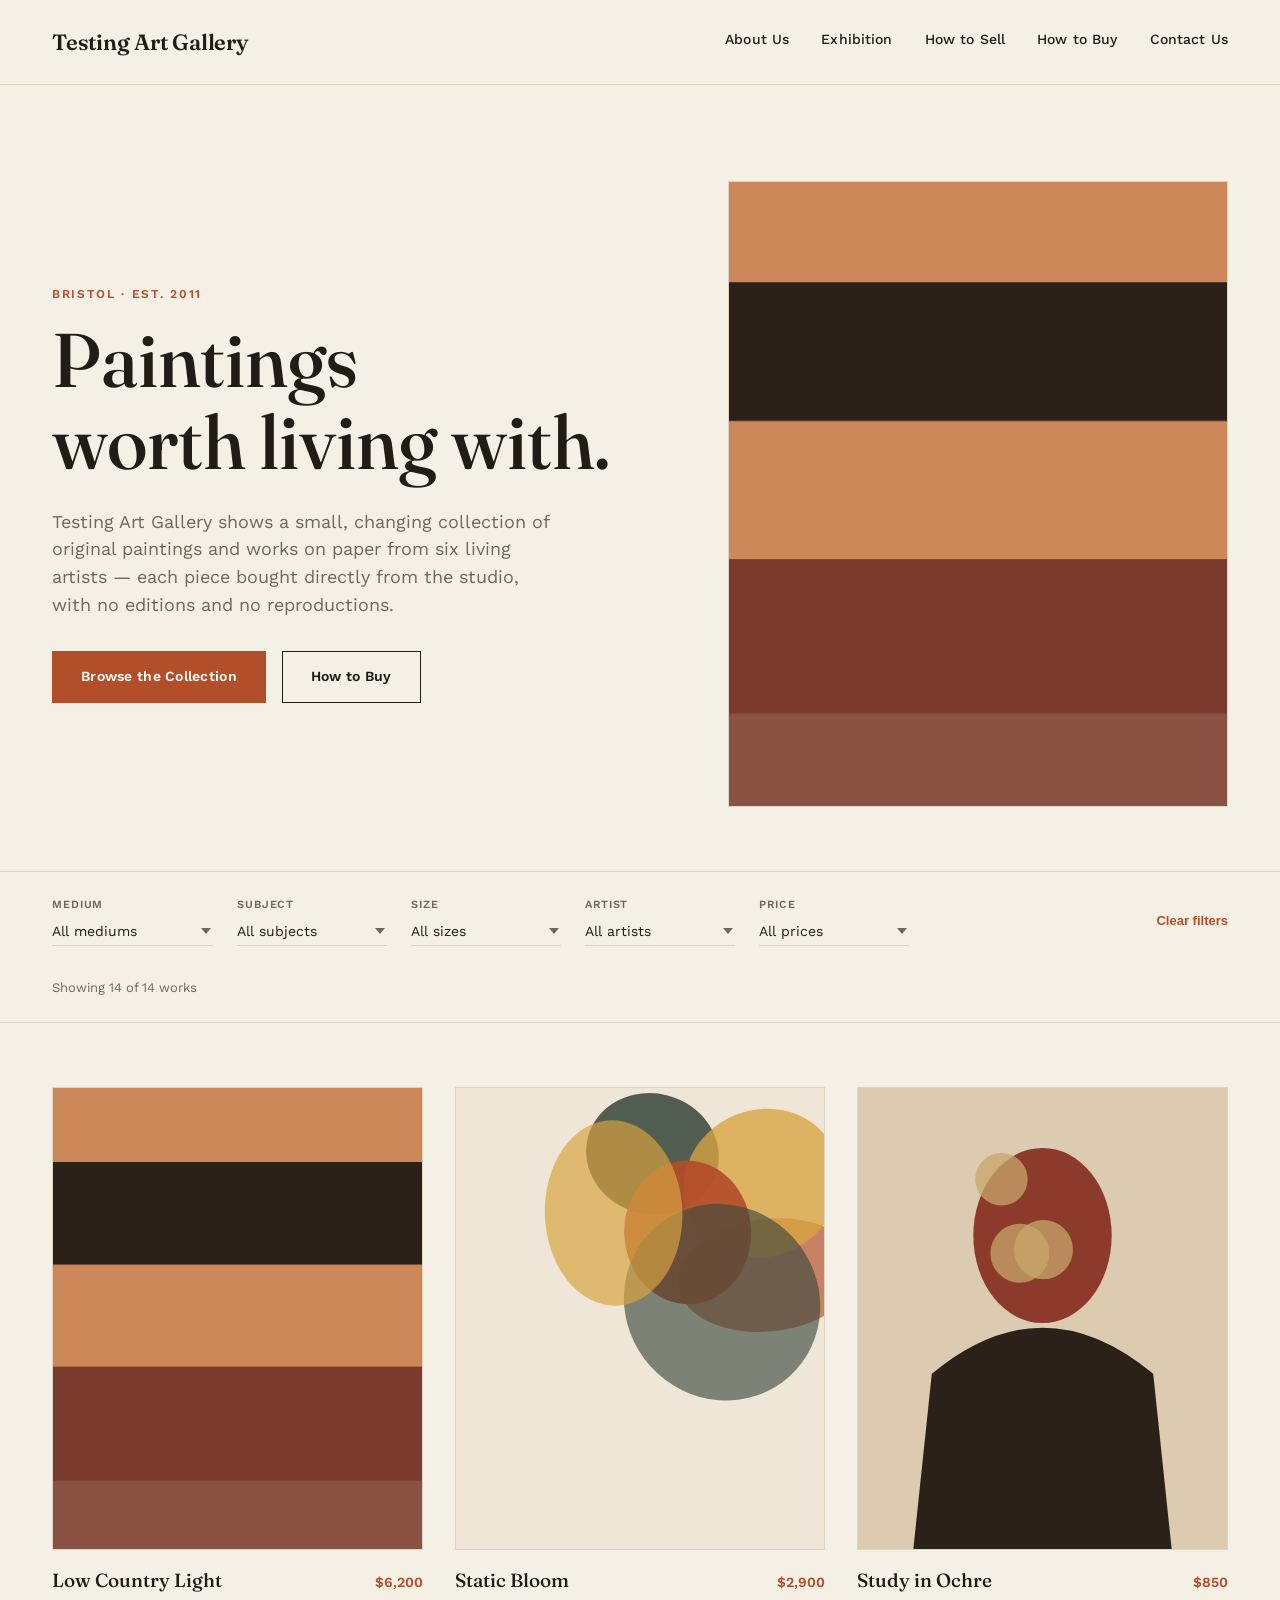
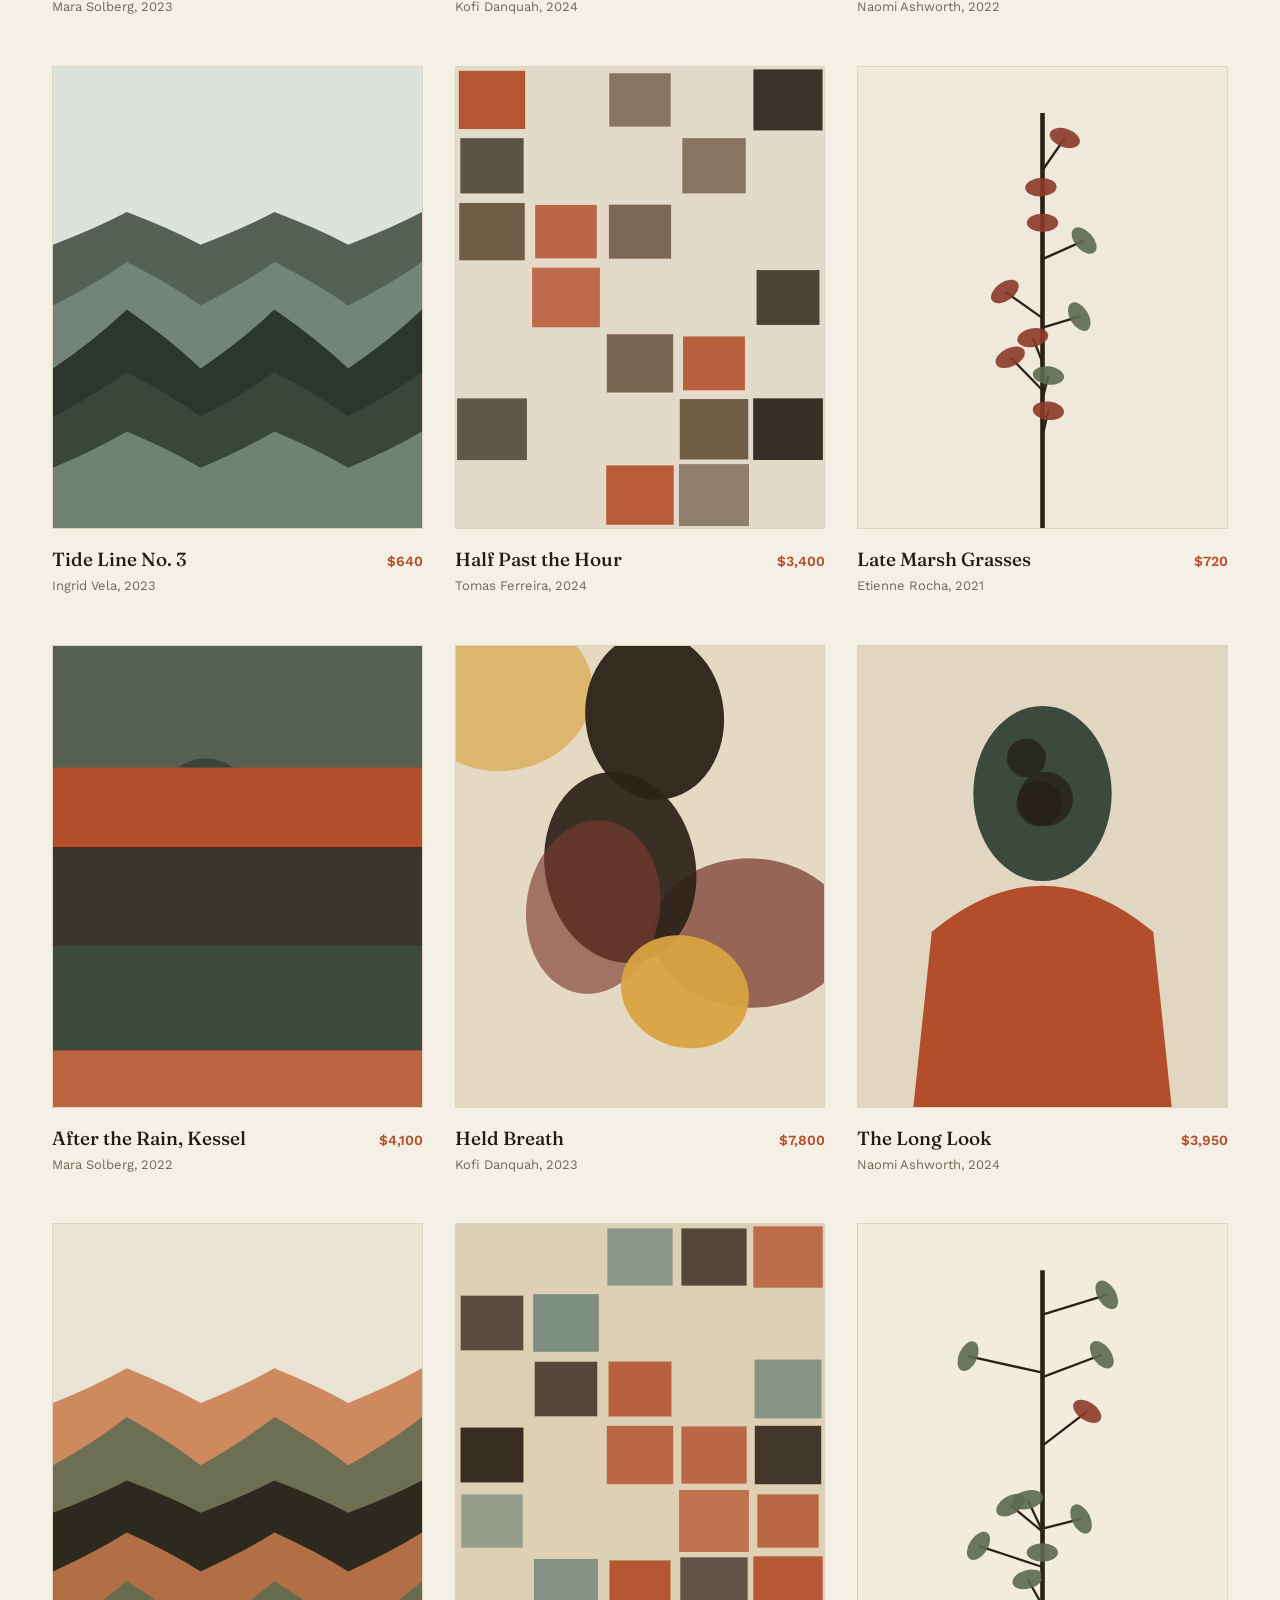
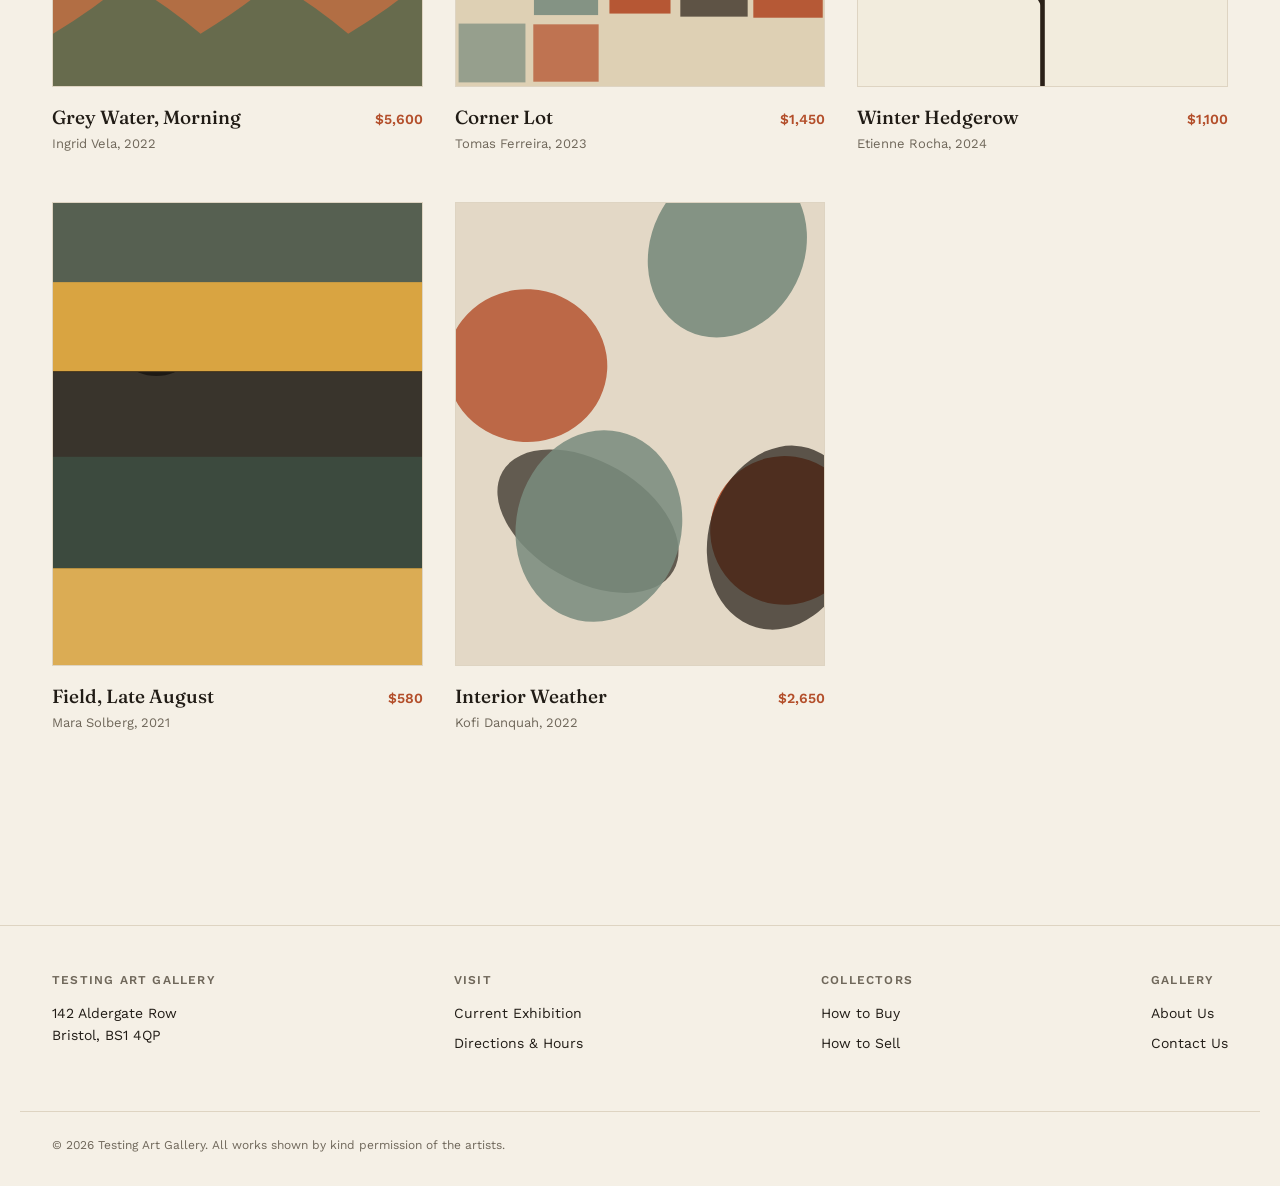
<file: index.html>
<!DOCTYPE html>
<html lang="en">
<head>
  <meta charset="UTF-8" />
  <meta name="viewport" content="width=device-width, initial-scale=1.0" />
  <title>Testing Art Gallery</title>
  <meta name="description" content="Testing Art Gallery is a small fine art gallery representing six painters working in oil, acrylic, watercolor, gouache, charcoal and mixed media." />
  <link rel="stylesheet" href="css/style.css" />
</head>
<body data-page="index.html">

  <header id="site-header" class="site-header"></header>

  <main>
    <section class="home-hero">
      <div class="wrap">
        <div class="home-hero-copy">
          <p class="eyebrow">Bristol &middot; Est. 2011</p>
          <h1>Paintings worth&nbsp;living with.</h1>
          <p class="lede">Testing Art Gallery shows a small, changing collection of original paintings and works on paper from six living artists — each piece bought directly from the studio, with no editions and no reproductions.</p>
          <div class="cta-row">
            <a href="#gallery" class="btn btn-primary">Browse the Collection</a>
            <a href="how-to-buy.html" class="btn">How to Buy</a>
          </div>
        </div>
        <div class="home-hero-art">
          <img src="images/art-01.svg" alt="Low Country Light, an oil landscape by Mara Solberg" />
        </div>
      </div>
    </section>

    <section class="filter-bar" id="gallery">
      <div class="wrap">
        <div class="filter-field">
          <label for="filter-medium">Medium</label>
          <select id="filter-medium"></select>
        </div>
        <div class="filter-field">
          <label for="filter-subject">Subject</label>
          <select id="filter-subject"></select>
        </div>
        <div class="filter-field">
          <label for="filter-size">Size</label>
          <select id="filter-size"></select>
        </div>
        <div class="filter-field">
          <label for="filter-artist">Artist</label>
          <select id="filter-artist"></select>
        </div>
        <div class="filter-field">
          <label for="filter-price">Price</label>
          <select id="filter-price"></select>
        </div>
        <button class="filter-clear" id="filter-clear">Clear filters</button>
        <p class="filter-count" id="filter-count"></p>
      </div>
    </section>

    <section class="gallery-section">
      <div class="wrap">
        <div class="gallery-grid" id="gallery-grid"></div>
        <p class="no-results" id="no-results">No works match those filters. Try clearing one or two and browsing again.</p>
      </div>
    </section>
  </main>

  <footer id="site-footer" class="site-footer"></footer>

  <script src="js/data.js"></script>
  <script src="js/layout.js"></script>
  <script src="js/gallery.js"></script>
</body>
</html>
</file>
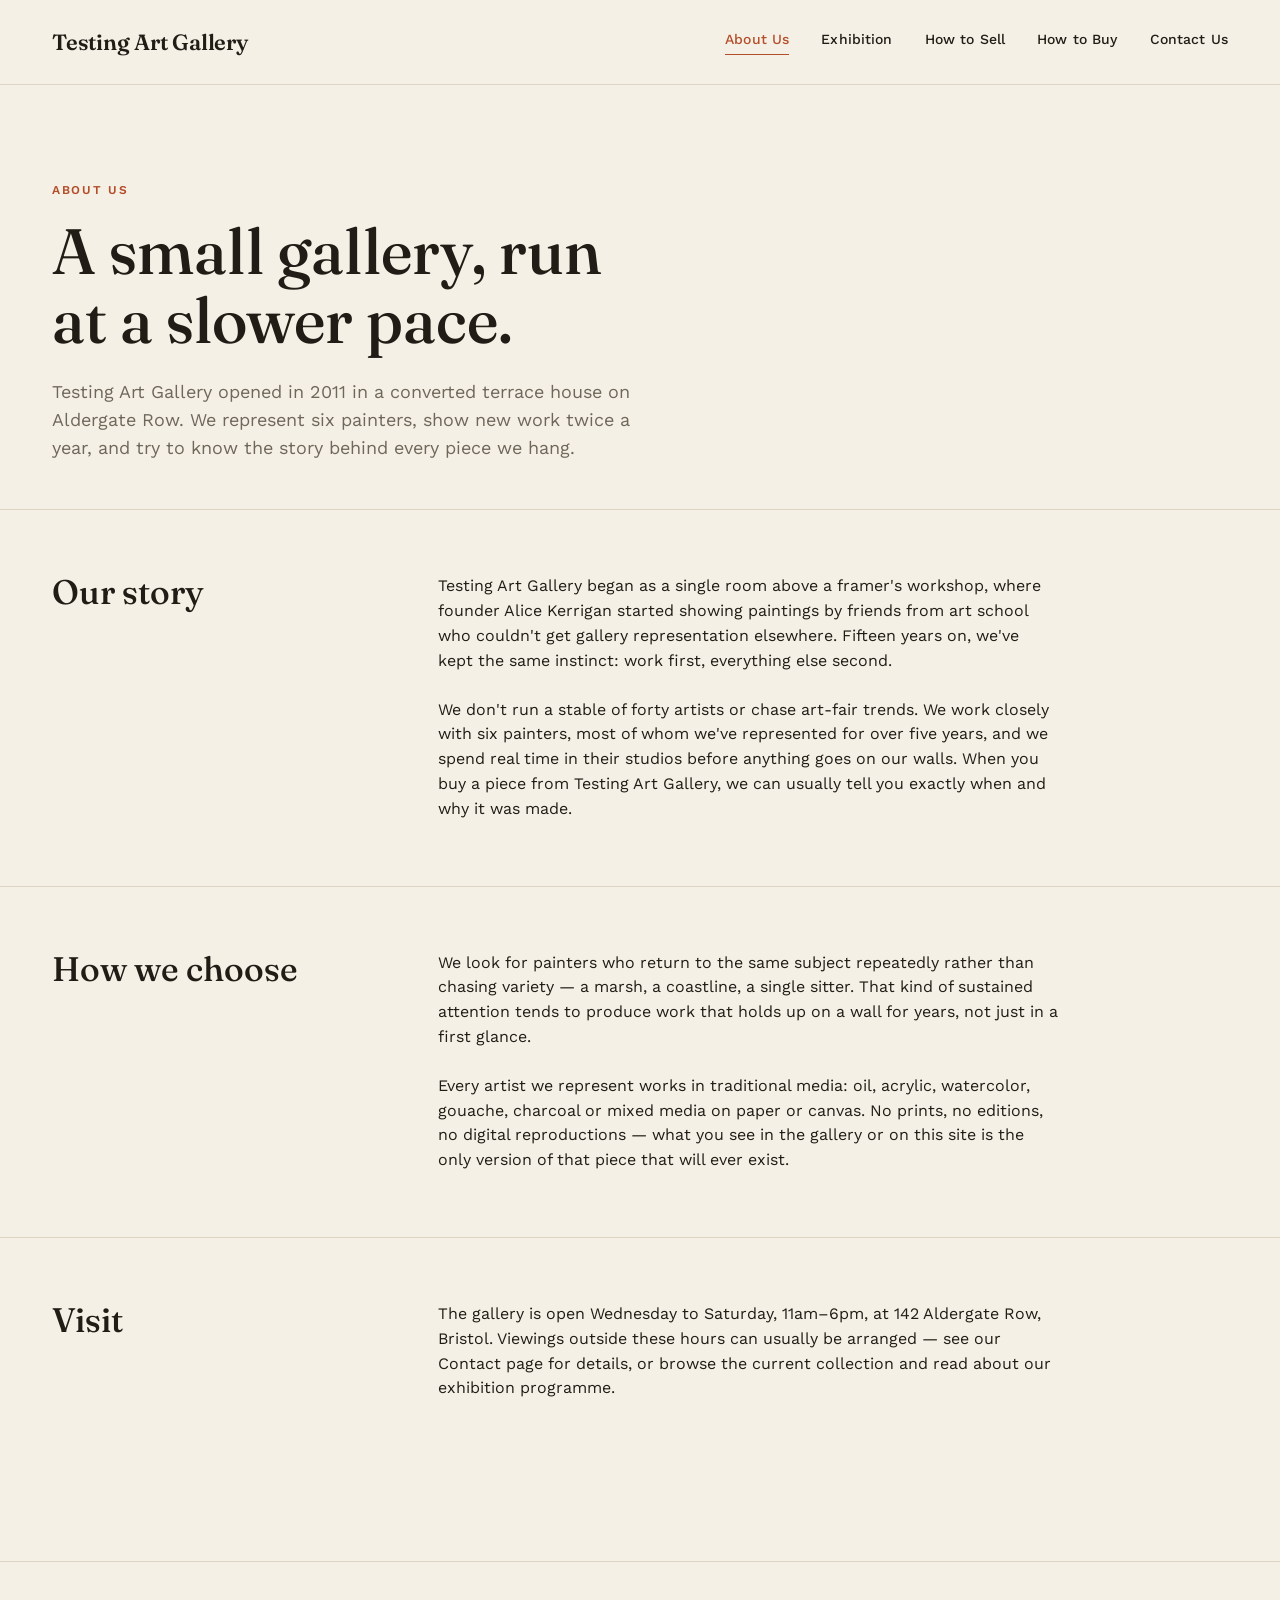
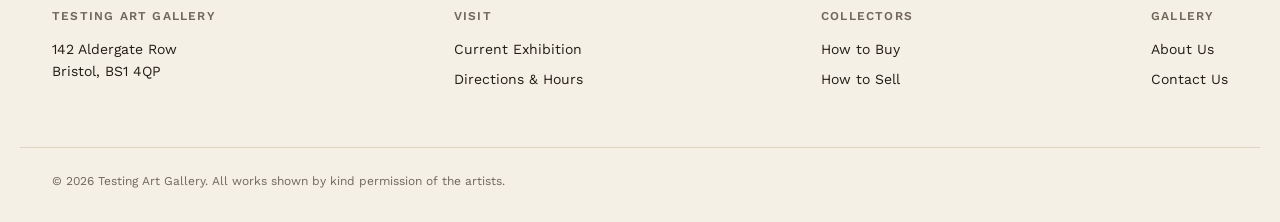
<file: about.html>
<!DOCTYPE html>
<html lang="en">
<head>
  <meta charset="UTF-8" />
  <meta name="viewport" content="width=device-width, initial-scale=1.0" />
  <title>About Us — Testing Art Gallery</title>
  <meta name="description" content="Testing Art Gallery is a small fine art gallery in Bristol representing six painters. Learn about our story and how we work." />
  <link rel="stylesheet" href="css/style.css" />
</head>
<body data-page="about.html">

  <header id="site-header" class="site-header"></header>

  <main>
    <section class="page-hero">
      <div class="wrap">
        <p class="eyebrow">About Us</p>
        <h1>A small gallery, run at a slower pace.</h1>
        <p class="lede">Testing Art Gallery opened in 2011 in a converted terrace house on Aldergate Row. We represent six painters, show new work twice a year, and try to know the story behind every piece we hang.</p>
      </div>
    </section>

    <section class="content-section">
      <div class="wrap">
        <h2>Our story</h2>
        <div class="content-body">
          <p>Testing Art Gallery began as a single room above a framer's workshop, where founder Alice Kerrigan started showing paintings by friends from art school who couldn't get gallery representation elsewhere. Fifteen years on, we've kept the same instinct: work first, everything else second.</p>
          <p>We don't run a stable of forty artists or chase art-fair trends. We work closely with six painters, most of whom we've represented for over five years, and we spend real time in their studios before anything goes on our walls. When you buy a piece from Testing Art Gallery, we can usually tell you exactly when and why it was made.</p>
        </div>
      </div>
    </section>

    <section class="content-section">
      <div class="wrap">
        <h2>How we choose</h2>
        <div class="content-body">
          <p>We look for painters who return to the same subject repeatedly rather than chasing variety — a marsh, a coastline, a single sitter. That kind of sustained attention tends to produce work that holds up on a wall for years, not just in a first glance.</p>
          <p>Every artist we represent works in traditional media: oil, acrylic, watercolor, gouache, charcoal or mixed media on paper or canvas. No prints, no editions, no digital reproductions — what you see in the gallery or on this site is the only version of that piece that will ever exist.</p>
        </div>
      </div>
    </section>

    <section class="content-section">
      <div class="wrap">
        <h2>Visit</h2>
        <div class="content-body">
          <p>The gallery is open Wednesday to Saturday, 11am–6pm, at 142 Aldergate Row, Bristol. Viewings outside these hours can usually be arranged — see our <a href="contact.html">Contact page</a> for details, or browse the current collection and read about our <a href="exhibition.html">exhibition programme</a>.</p>
        </div>
      </div>
    </section>
  </main>

  <footer id="site-footer" class="site-footer"></footer>

  <script src="js/layout.js"></script>
</body>
</html>
</file>
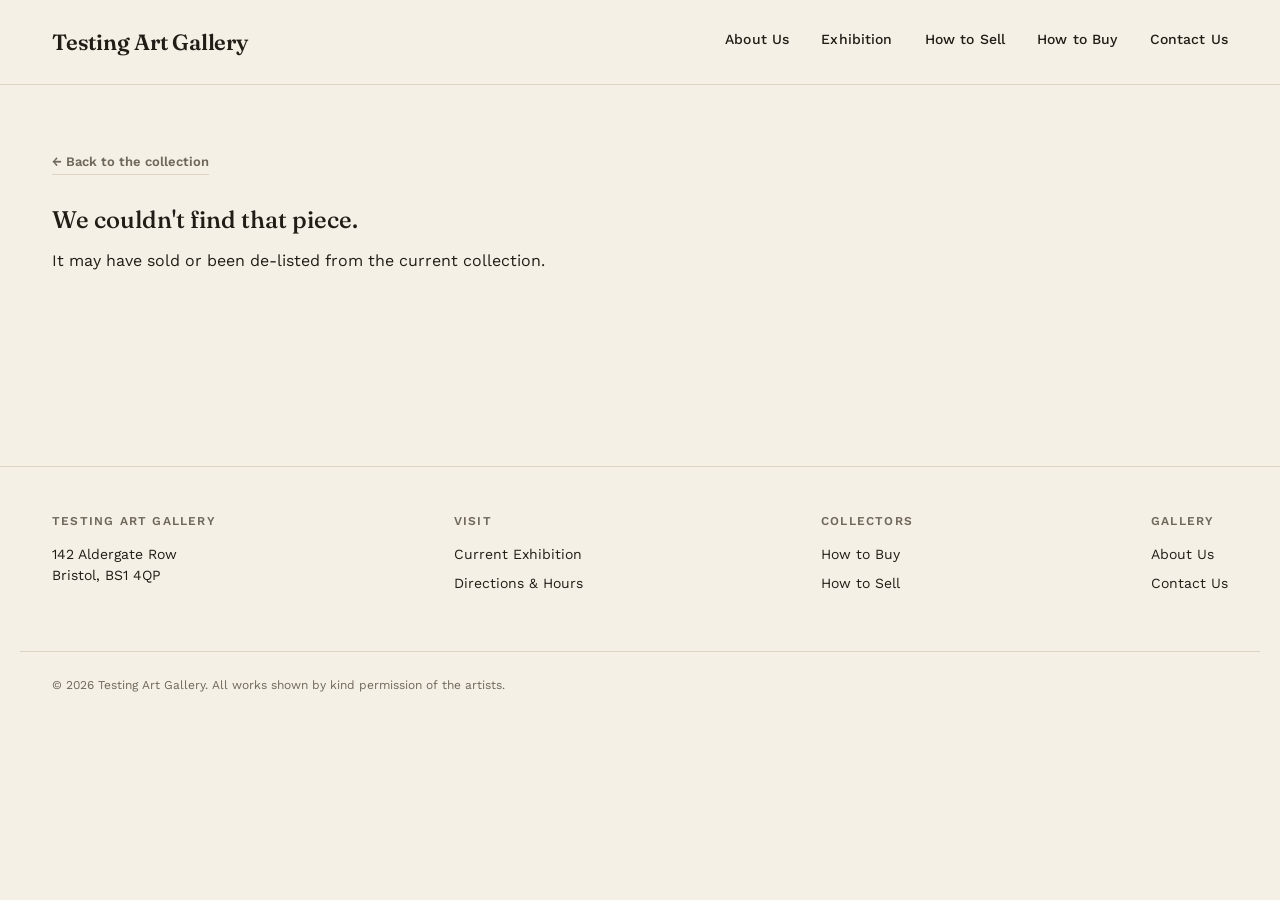
<file: artwork.html>
<!DOCTYPE html>
<html lang="en">
<head>
  <meta charset="UTF-8" />
  <meta name="viewport" content="width=device-width, initial-scale=1.0" />
  <title>Artwork — Testing Art Gallery</title>
  <meta name="description" content="View artwork details including medium, subject, size, artist and price at Testing Art Gallery." />
  <link rel="stylesheet" href="css/style.css" />
</head>
<body data-page="">

  <header id="site-header" class="site-header"></header>

  <main>
    <section class="artwork-detail" id="artwork-root"></section>
  </main>

  <footer id="site-footer" class="site-footer"></footer>

  <script src="js/data.js"></script>
  <script src="js/layout.js"></script>
  <script src="js/artwork.js"></script>
</body>
</html>
</file>
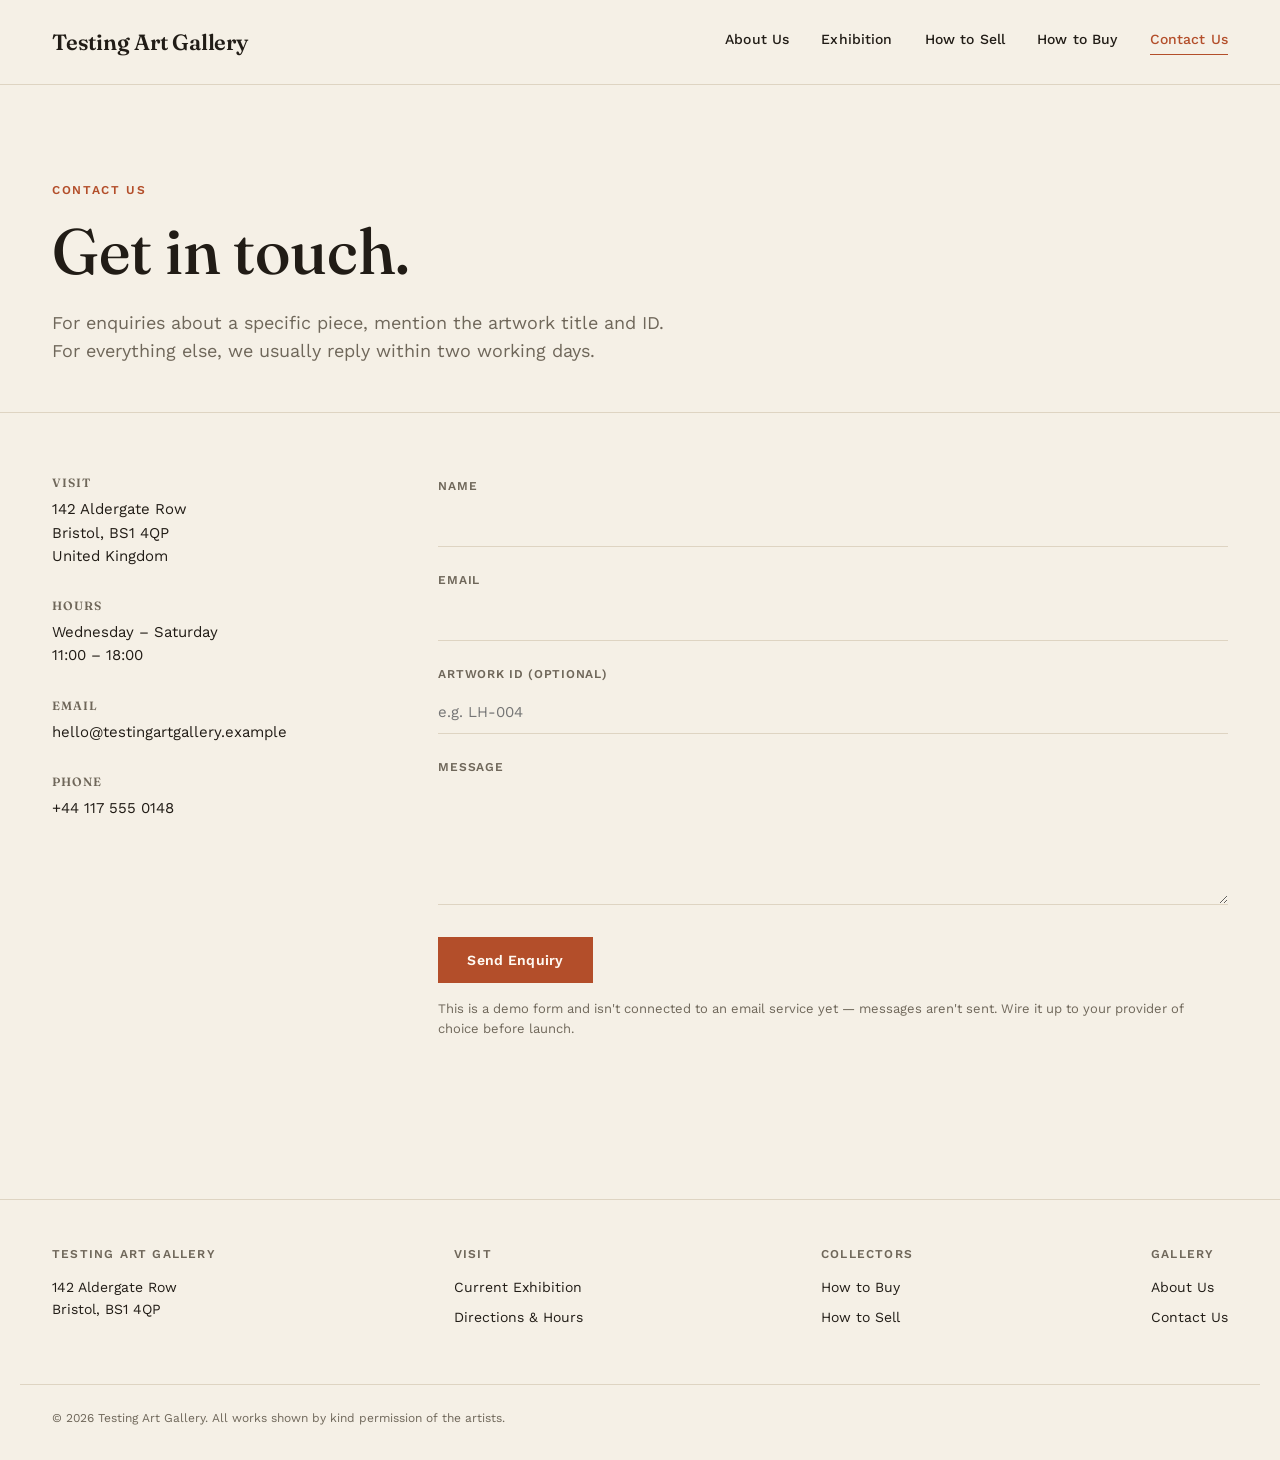
<file: contact.html>
<!DOCTYPE html>
<html lang="en">
<head>
  <meta charset="UTF-8" />
  <meta name="viewport" content="width=device-width, initial-scale=1.0" />
  <title>Contact Us — Testing Art Gallery</title>
  <meta name="description" content="Contact Testing Art Gallery — location, hours, and enquiry form." />
  <link rel="stylesheet" href="css/style.css" />
</head>
<body data-page="contact.html">

  <header id="site-header" class="site-header"></header>

  <main>
    <section class="page-hero">
      <div class="wrap">
        <p class="eyebrow">Contact Us</p>
        <h1>Get in touch.</h1>
        <p class="lede">For enquiries about a specific piece, mention the artwork title and ID. For everything else, we usually reply within two working days.</p>
      </div>
    </section>

    <section class="content-section">
      <div class="wrap contact-grid">
        <div>
          <div class="info-block">
            <h4>Visit</h4>
            <p>142 Aldergate Row<br>Bristol, BS1 4QP<br>United Kingdom</p>
          </div>
          <div class="info-block">
            <h4>Hours</h4>
            <p>Wednesday – Saturday<br>11:00 – 18:00</p>
          </div>
          <div class="info-block">
            <h4>Email</h4>
            <p><a href="mailto:hello@testingartgallery.example">hello@testingartgallery.example</a></p>
          </div>
          <div class="info-block">
            <h4>Phone</h4>
            <p>+44 117 555 0148</p>
          </div>
        </div>
        <div>
          <form id="contact-form">
            <div class="form-field">
              <label for="name">Name</label>
              <input type="text" id="name" name="name" required />
            </div>
            <div class="form-field">
              <label for="email">Email</label>
              <input type="email" id="email" name="email" required />
            </div>
            <div class="form-field">
              <label for="artwork-id">Artwork ID (optional)</label>
              <input type="text" id="artwork-id" name="artwork-id" placeholder="e.g. LH-004" />
            </div>
            <div class="form-field">
              <label for="message">Message</label>
              <textarea id="message" name="message" required></textarea>
            </div>
            <button type="submit" class="btn btn-primary">Send Enquiry</button>
            <p class="form-note" id="form-note">This is a demo form and isn't connected to an email service yet — messages aren't sent. Wire it up to your provider of choice before launch.</p>
          </form>
        </div>
      </div>
    </section>
  </main>

  <footer id="site-footer" class="site-footer"></footer>

  <script src="js/layout.js"></script>
  <script>
    document.getElementById("contact-form").addEventListener("submit", function (e) {
      e.preventDefault();
      document.getElementById("form-note").textContent =
        "Thanks — this demo form doesn't send messages yet. Please email hello@testingartgallery.example directly for now.";
    });
  </script>
</body>
</html>
</file>
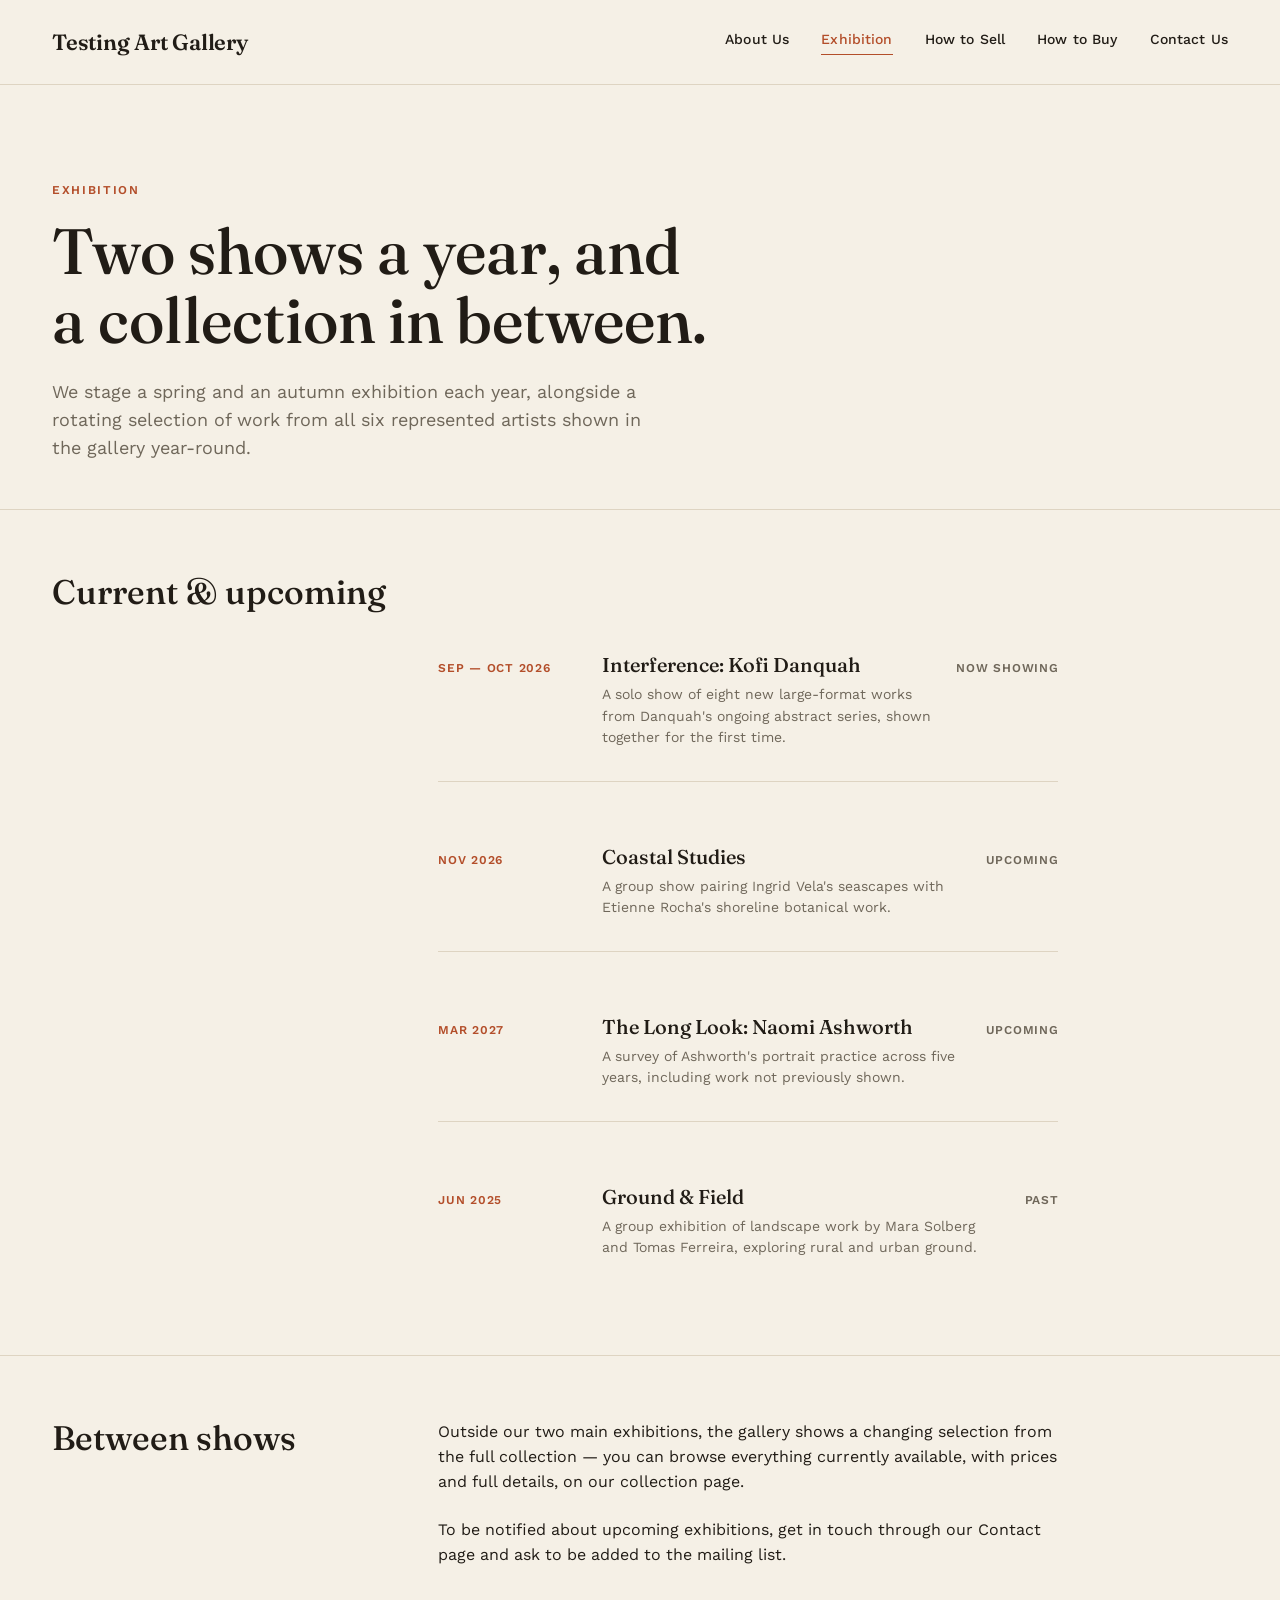
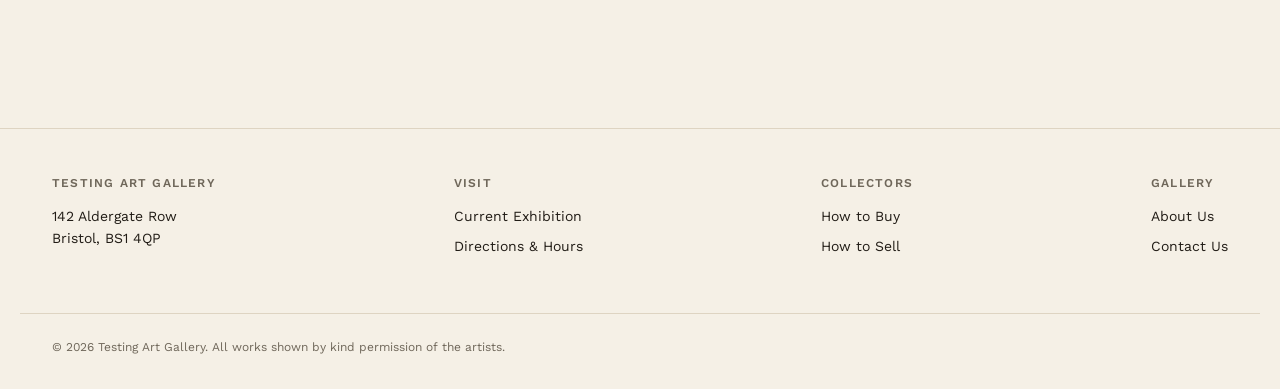
<file: exhibition.html>
<!DOCTYPE html>
<html lang="en">
<head>
  <meta charset="UTF-8" />
  <meta name="viewport" content="width=device-width, initial-scale=1.0" />
  <title>Exhibition — Testing Art Gallery</title>
  <meta name="description" content="Current and upcoming exhibitions at Testing Art Gallery, Bristol." />
  <link rel="stylesheet" href="css/style.css" />
</head>
<body data-page="exhibition.html">

  <header id="site-header" class="site-header"></header>

  <main>
    <section class="page-hero">
      <div class="wrap">
        <p class="eyebrow">Exhibition</p>
        <h1>Two shows a year, and a collection in between.</h1>
        <p class="lede">We stage a spring and an autumn exhibition each year, alongside a rotating selection of work from all six represented artists shown in the gallery year-round.</p>
      </div>
    </section>

    <section class="content-section">
      <div class="wrap">
        <h2>Current &amp; upcoming</h2>
        <div class="content-body">
          <div class="exhibition-list">
            <div class="exhibition-item">
              <span class="ex-date">Sep — Oct 2026</span>
              <div>
                <h3>Interference: Kofi Danquah</h3>
                <p>A solo show of eight new large-format works from Danquah's ongoing abstract series, shown together for the first time.</p>
              </div>
              <span class="ex-status">Now showing</span>
            </div>
            <div class="exhibition-item">
              <span class="ex-date">Nov 2026</span>
              <div>
                <h3>Coastal Studies</h3>
                <p>A group show pairing Ingrid Vela's seascapes with Etienne Rocha's shoreline botanical work.</p>
              </div>
              <span class="ex-status">Upcoming</span>
            </div>
            <div class="exhibition-item">
              <span class="ex-date">Mar 2027</span>
              <div>
                <h3>The Long Look: Naomi Ashworth</h3>
                <p>A survey of Ashworth's portrait practice across five years, including work not previously shown.</p>
              </div>
              <span class="ex-status">Upcoming</span>
            </div>
            <div class="exhibition-item">
              <span class="ex-date">Jun 2025</span>
              <div>
                <h3>Ground &amp; Field</h3>
                <p>A group exhibition of landscape work by Mara Solberg and Tomas Ferreira, exploring rural and urban ground.</p>
              </div>
              <span class="ex-status">Past</span>
            </div>
          </div>
        </div>
      </div>
    </section>

    <section class="content-section">
      <div class="wrap">
        <h2>Between shows</h2>
        <div class="content-body">
          <p>Outside our two main exhibitions, the gallery shows a changing selection from the full collection — you can browse everything currently available, with prices and full details, on our <a href="index.html">collection page</a>.</p>
          <p>To be notified about upcoming exhibitions, get in touch through our <a href="contact.html">Contact page</a> and ask to be added to the mailing list.</p>
        </div>
      </div>
    </section>
  </main>

  <footer id="site-footer" class="site-footer"></footer>

  <script src="js/layout.js"></script>
</body>
</html>
</file>
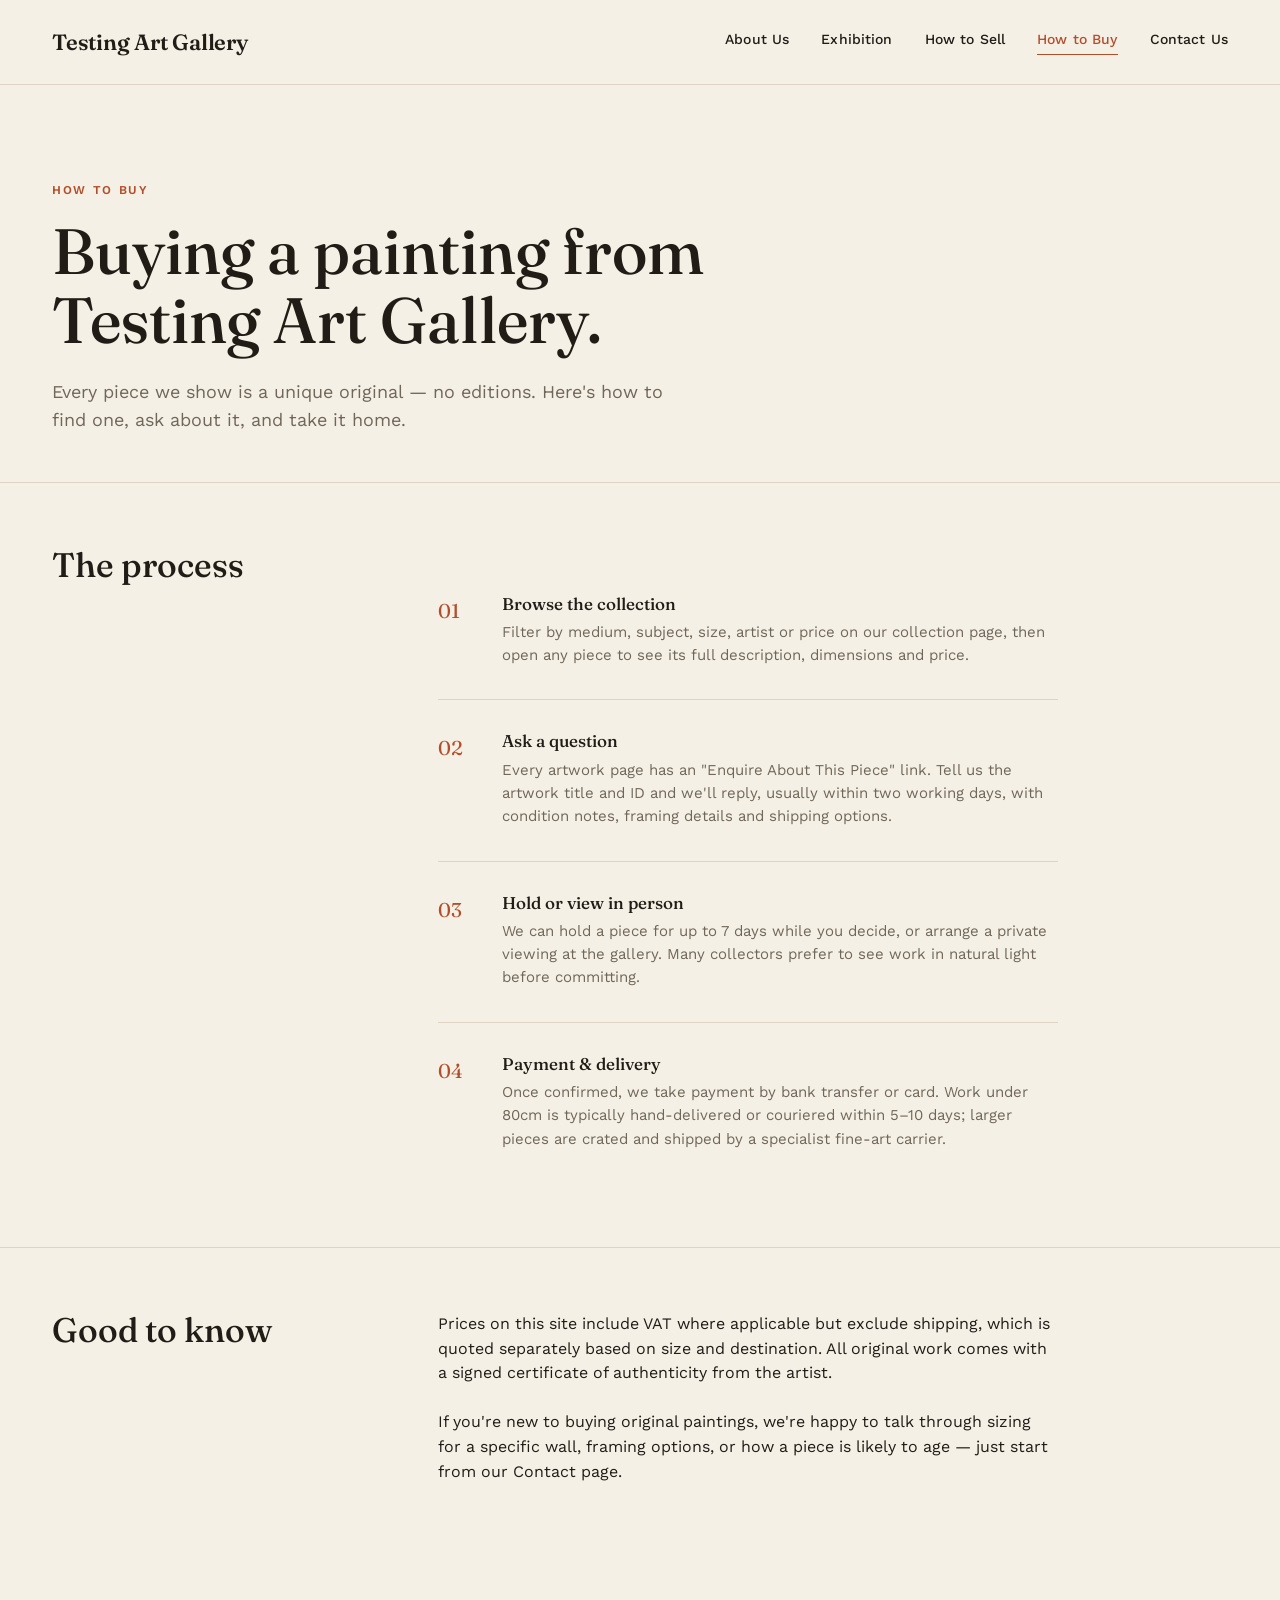
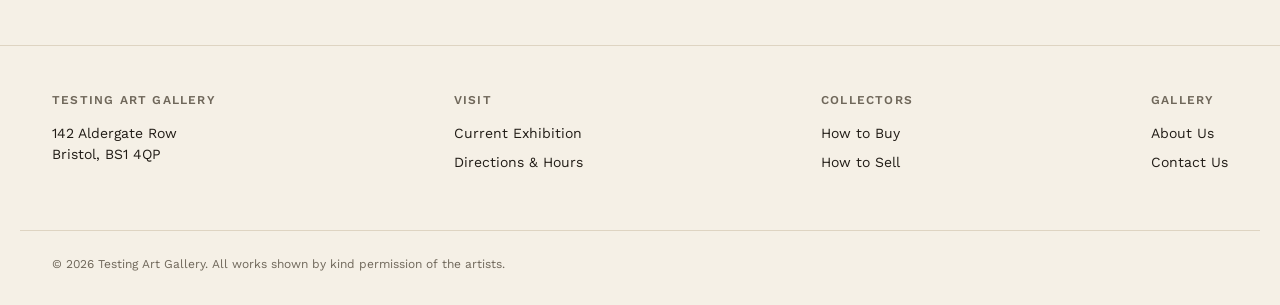
<file: how-to-buy.html>
<!DOCTYPE html>
<html lang="en">
<head>
  <meta charset="UTF-8" />
  <meta name="viewport" content="width=device-width, initial-scale=1.0" />
  <title>How to Buy — Testing Art Gallery</title>
  <meta name="description" content="How to purchase original paintings from Testing Art Gallery, in person or by enquiry." />
  <link rel="stylesheet" href="css/style.css" />
</head>
<body data-page="how-to-buy.html">

  <header id="site-header" class="site-header"></header>

  <main>
    <section class="page-hero">
      <div class="wrap">
        <p class="eyebrow">How to Buy</p>
        <h1>Buying a painting from Testing Art Gallery.</h1>
        <p class="lede">Every piece we show is a unique original — no editions. Here's how to find one, ask about it, and take it home.</p>
      </div>
    </section>

    <section class="content-section">
      <div class="wrap">
        <h2>The process</h2>
        <div class="content-body">
          <div class="step-list">
            <div class="step-item">
              <div>
                <h3>Browse the collection</h3>
                <p>Filter by medium, subject, size, artist or price on our <a href="index.html">collection page</a>, then open any piece to see its full description, dimensions and price.</p>
              </div>
            </div>
            <div class="step-item">
              <div>
                <h3>Ask a question</h3>
                <p>Every artwork page has an "Enquire About This Piece" link. Tell us the artwork title and ID and we'll reply, usually within two working days, with condition notes, framing details and shipping options.</p>
              </div>
            </div>
            <div class="step-item">
              <div>
                <h3>Hold or view in person</h3>
                <p>We can hold a piece for up to 7 days while you decide, or arrange a private viewing at the gallery. Many collectors prefer to see work in natural light before committing.</p>
              </div>
            </div>
            <div class="step-item">
              <div>
                <h3>Payment &amp; delivery</h3>
                <p>Once confirmed, we take payment by bank transfer or card. Work under 80cm is typically hand-delivered or couriered within 5–10 days; larger pieces are crated and shipped by a specialist fine-art carrier.</p>
              </div>
            </div>
          </div>
        </div>
      </div>
    </section>

    <section class="content-section">
      <div class="wrap">
        <h2>Good to know</h2>
        <div class="content-body">
          <p>Prices on this site include VAT where applicable but exclude shipping, which is quoted separately based on size and destination. All original work comes with a signed certificate of authenticity from the artist.</p>
          <p>If you're new to buying original paintings, we're happy to talk through sizing for a specific wall, framing options, or how a piece is likely to age — just start from our <a href="contact.html">Contact page</a>.</p>
        </div>
      </div>
    </section>
  </main>

  <footer id="site-footer" class="site-footer"></footer>

  <script src="js/layout.js"></script>
</body>
</html>
</file>
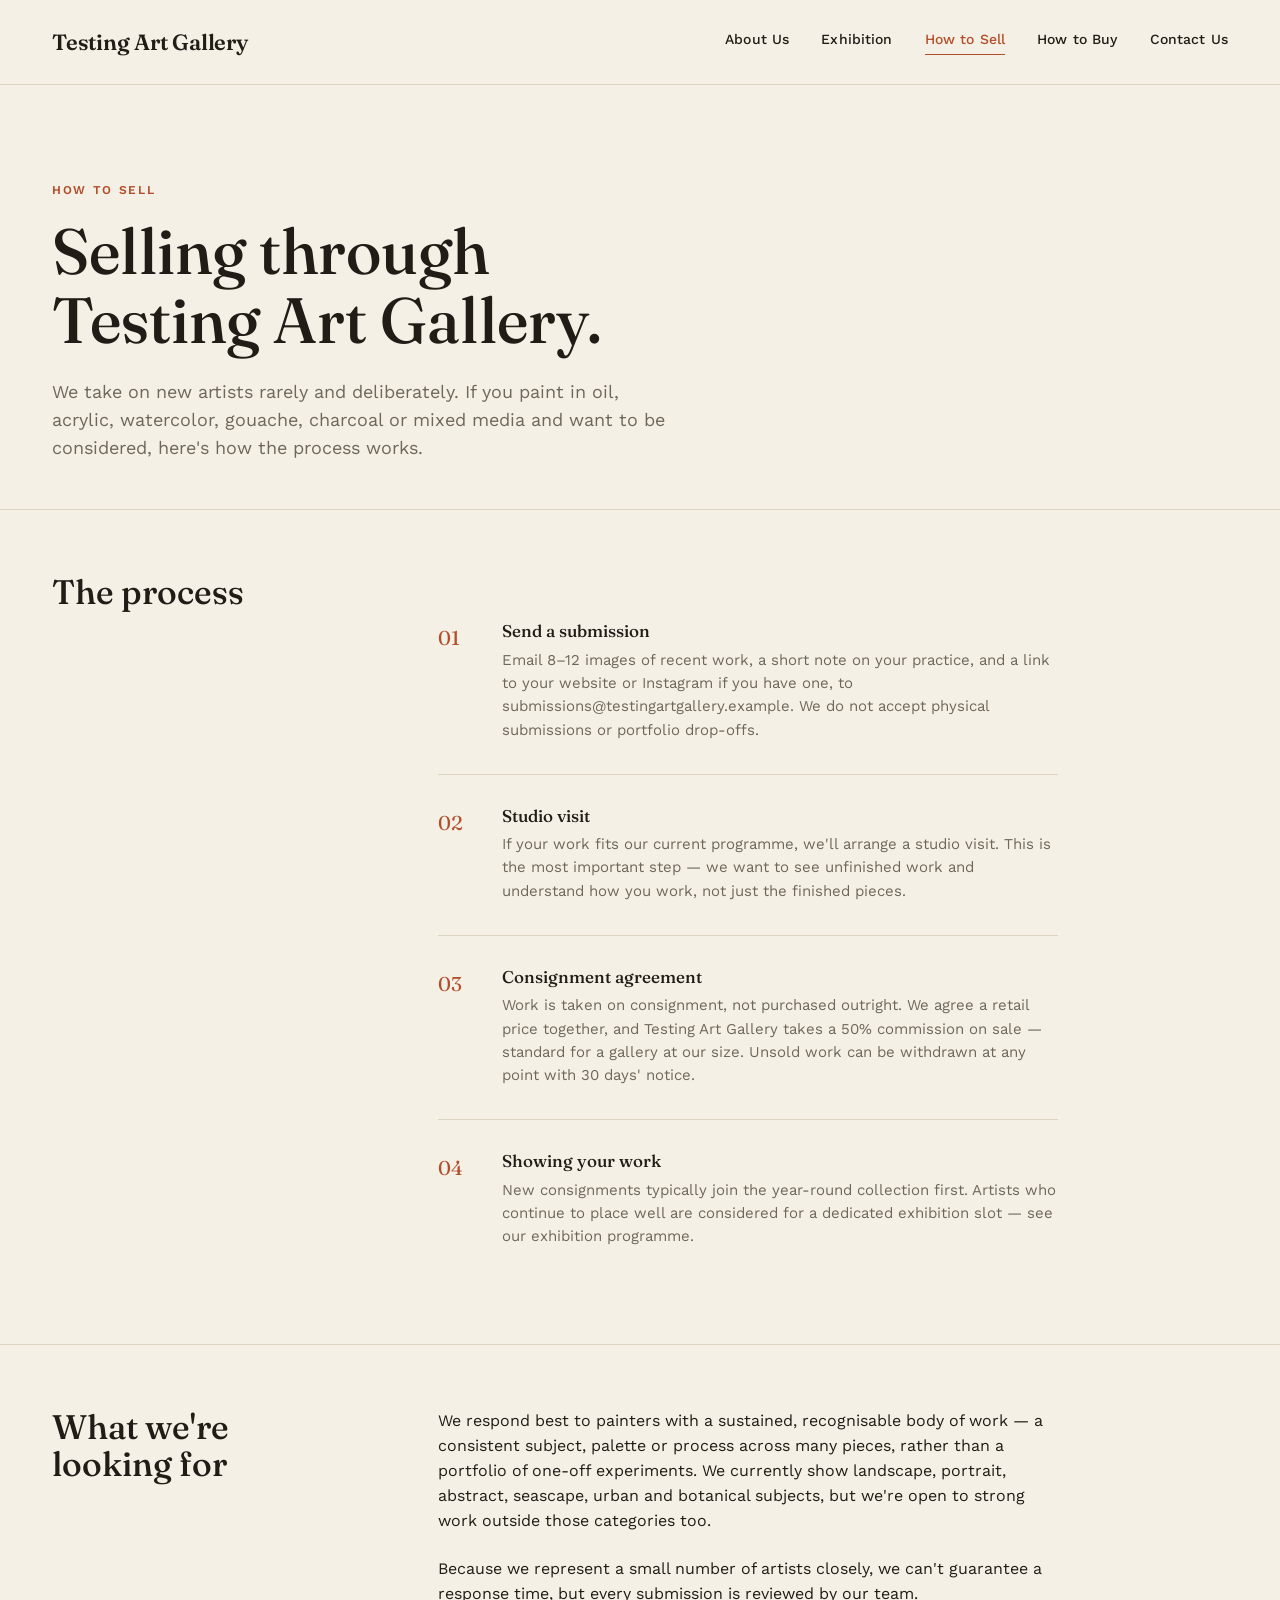
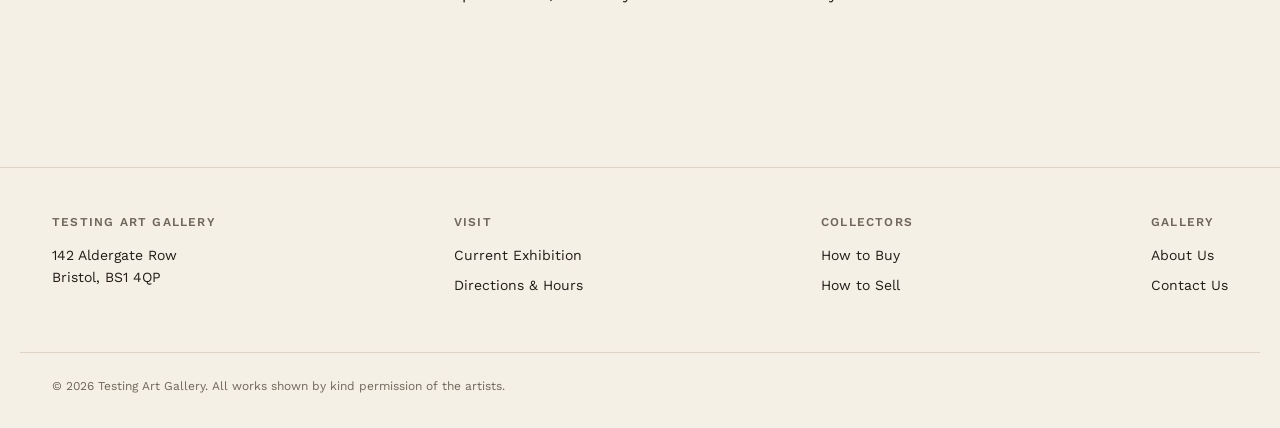
<file: how-to-sell.html>
<!DOCTYPE html>
<html lang="en">
<head>
  <meta charset="UTF-8" />
  <meta name="viewport" content="width=device-width, initial-scale=1.0" />
  <title>How to Sell — Testing Art Gallery</title>
  <meta name="description" content="How to submit your work for representation or consignment at Testing Art Gallery." />
  <link rel="stylesheet" href="css/style.css" />
</head>
<body data-page="how-to-sell.html">

  <header id="site-header" class="site-header"></header>

  <main>
    <section class="page-hero">
      <div class="wrap">
        <p class="eyebrow">How to Sell</p>
        <h1>Selling through Testing Art Gallery.</h1>
        <p class="lede">We take on new artists rarely and deliberately. If you paint in oil, acrylic, watercolor, gouache, charcoal or mixed media and want to be considered, here's how the process works.</p>
      </div>
    </section>

    <section class="content-section">
      <div class="wrap">
        <h2>The process</h2>
        <div class="content-body">
          <div class="step-list">
            <div class="step-item">
              <div>
                <h3>Send a submission</h3>
                <p>Email 8–12 images of recent work, a short note on your practice, and a link to your website or Instagram if you have one, to <a href="mailto:submissions@testingartgallery.example">submissions@testingartgallery.example</a>. We do not accept physical submissions or portfolio drop-offs.</p>
              </div>
            </div>
            <div class="step-item">
              <div>
                <h3>Studio visit</h3>
                <p>If your work fits our current programme, we'll arrange a studio visit. This is the most important step — we want to see unfinished work and understand how you work, not just the finished pieces.</p>
              </div>
            </div>
            <div class="step-item">
              <div>
                <h3>Consignment agreement</h3>
                <p>Work is taken on consignment, not purchased outright. We agree a retail price together, and Testing Art Gallery takes a 50% commission on sale — standard for a gallery at our size. Unsold work can be withdrawn at any point with 30 days' notice.</p>
              </div>
            </div>
            <div class="step-item">
              <div>
                <h3>Showing your work</h3>
                <p>New consignments typically join the year-round collection first. Artists who continue to place well are considered for a dedicated exhibition slot — see our <a href="exhibition.html">exhibition programme</a>.</p>
              </div>
            </div>
          </div>
        </div>
      </div>
    </section>

    <section class="content-section">
      <div class="wrap">
        <h2>What we're looking for</h2>
        <div class="content-body">
          <p>We respond best to painters with a sustained, recognisable body of work — a consistent subject, palette or process across many pieces, rather than a portfolio of one-off experiments. We currently show landscape, portrait, abstract, seascape, urban and botanical subjects, but we're open to strong work outside those categories too.</p>
          <p>Because we represent a small number of artists closely, we can't guarantee a response time, but every submission is reviewed by our team.</p>
        </div>
      </div>
    </section>
  </main>

  <footer id="site-footer" class="site-footer"></footer>

  <script src="js/layout.js"></script>
</body>
</html>
</file>
<file: css/style.css>
/* ===== Testing Art Gallery — global styles ===== */

@import url("https://fonts.googleapis.com/css2?family=Fraunces:ital,opsz,wght@0,9..144,300;0,9..144,400;0,9..144,500;0,9..144,600;1,9..144,400&family=Work+Sans:wght@400;500;600&display=swap");

:root {
  --bg: #f5f0e6;
  --surface: #fffcf6;
  --ink: #211c16;
  --muted: #6f675a;
  --line: #ded4c2;
  --accent: #b34e2a;
  --accent-ink: #fff9f2;

  --space-1: 4px;
  --space-2: 8px;
  --space-3: 16px;
  --space-4: 24px;
  --space-5: 32px;
  --space-6: 48px;
  --space-7: 64px;
  --space-8: 96px;
  --space-9: 128px;

  --display: "Fraunces", serif;
  --body: "Work Sans", sans-serif;
}

* { box-sizing: border-box; }

html { scroll-behavior: smooth; }

body {
  margin: 0;
  background: var(--bg);
  color: var(--ink);
  font-family: var(--body);
  font-size: 16px;
  line-height: 1.55;
  -webkit-font-smoothing: antialiased;
}

img { max-width: 100%; display: block; }

a { color: inherit; text-decoration: none; }

h1, h2, h3, h4 {
  font-family: var(--display);
  font-weight: 500;
  line-height: 1.08;
  margin: 0;
  text-wrap: balance;
}

p { margin: 0; text-wrap: pretty; }

.eyebrow {
  font-family: var(--body);
  font-size: 12px;
  font-weight: 600;
  letter-spacing: 0.14em;
  text-transform: uppercase;
  color: var(--accent);
}

.wrap {
  max-width: 1240px;
  margin: 0 auto;
  padding: 0 var(--space-5);
}

@media (max-width: 640px) {
  .wrap { padding: 0 var(--space-4); }
}

/* ===== Nav ===== */

.site-header {
  position: sticky;
  top: 0;
  z-index: 50;
  background: var(--bg);
  border-bottom: 1px solid var(--line);
}

.site-header .wrap {
  display: flex;
  align-items: center;
  justify-content: space-between;
  height: 84px;
}

.wordmark {
  font-family: var(--display);
  font-size: 22px;
  letter-spacing: -0.01em;
  font-weight: 600;
}

.wordmark span {
  display: block;
  font-family: var(--body);
  font-size: 10px;
  font-weight: 500;
  letter-spacing: 0.16em;
  text-transform: uppercase;
  color: var(--muted);
  margin-top: 2px;
}

.main-nav {
  display: flex;
  gap: var(--space-5);
}

.main-nav a {
  font-size: 14px;
  font-weight: 500;
  letter-spacing: 0.01em;
  padding-bottom: 4px;
  border-bottom: 1px solid transparent;
  transition: border-color 0.2s ease, color 0.2s ease;
  white-space: nowrap;
}

.main-nav a:hover,
.main-nav a[aria-current="page"] {
  border-bottom-color: var(--accent);
  color: var(--accent);
}

.nav-toggle {
  display: none;
  background: none;
  border: 1px solid var(--line);
  width: 40px;
  height: 40px;
  align-items: center;
  justify-content: center;
  cursor: pointer;
}

.nav-toggle span,
.nav-toggle span::before,
.nav-toggle span::after {
  content: "";
  display: block;
  width: 18px;
  height: 1px;
  background: var(--ink);
  position: relative;
}
.nav-toggle span::before { position: absolute; top: -6px; }
.nav-toggle span::after { position: absolute; top: 6px; }

@media (max-width: 860px) {
  .main-nav {
    position: absolute;
    top: 84px;
    left: 0;
    right: 0;
    background: var(--bg);
    border-bottom: 1px solid var(--line);
    flex-direction: column;
    gap: 0;
    max-height: 0;
    overflow: hidden;
    transition: max-height 0.25s ease;
  }
  .main-nav.open { max-height: 320px; }
  .main-nav a {
    padding: var(--space-3) var(--space-4);
    border-bottom: 1px solid var(--line);
    width: 100%;
  }
  .nav-toggle { display: flex; }
}

/* ===== Footer ===== */

.site-footer {
  border-top: 1px solid var(--line);
  margin-top: var(--space-8);
  padding: var(--space-6) 0 var(--space-5);
}

.site-footer .wrap {
  display: flex;
  justify-content: space-between;
  align-items: flex-start;
  gap: var(--space-5);
  flex-wrap: wrap;
}

.footer-col h4 {
  font-size: 12px;
  font-family: var(--body);
  font-weight: 600;
  letter-spacing: 0.1em;
  text-transform: uppercase;
  color: var(--muted);
  margin-bottom: var(--space-3);
}

.footer-col a,
.footer-col p {
  display: block;
  font-size: 14px;
  color: var(--ink);
  margin-bottom: var(--space-2);
}

.footer-bottom {
  margin-top: var(--space-6);
  padding-top: var(--space-4);
  border-top: 1px solid var(--line);
  font-size: 12px;
  color: var(--muted);
}

/* ===== Buttons ===== */

.btn {
  display: inline-flex;
  align-items: center;
  justify-content: center;
  gap: var(--space-2);
  font-family: var(--body);
  font-size: 14px;
  font-weight: 600;
  letter-spacing: 0.02em;
  padding: 14px 28px;
  border: 1px solid var(--ink);
  background: transparent;
  color: var(--ink);
  cursor: pointer;
  transition: background 0.2s ease, color 0.2s ease, border-color 0.2s ease;
}

.btn:hover { background: var(--ink); color: var(--accent-ink); }

.btn-primary {
  background: var(--accent);
  border-color: var(--accent);
  color: var(--accent-ink);
}

.btn-primary:hover {
  background: var(--ink);
  border-color: var(--ink);
}

/* ===== Hero (shared, simple pages) ===== */

.page-hero {
  padding: var(--space-8) 0 var(--space-6);
  border-bottom: 1px solid var(--line);
}

.page-hero .eyebrow { margin-bottom: var(--space-3); }

.page-hero h1 {
  font-size: clamp(36px, 5.5vw, 64px);
  max-width: 16ch;
}

.page-hero .lede {
  margin-top: var(--space-4);
  max-width: 56ch;
  font-size: 18px;
  color: var(--muted);
}

/* ===== Landing hero ===== */

.home-hero {
  position: relative;
  padding: var(--space-8) 0 var(--space-7);
  overflow: hidden;
}

.home-hero .wrap {
  display: grid;
  grid-template-columns: 1.1fr 0.9fr;
  gap: var(--space-7);
  align-items: center;
}

.home-hero-copy .eyebrow {
  opacity: 0;
  transform: translateY(12px);
  animation: fadeUp 0.7s ease forwards 0.05s;
}

.home-hero-copy h1 {
  font-size: clamp(40px, 6vw, 76px);
  margin-top: var(--space-3);
  opacity: 0;
  transform: translateY(16px);
  animation: fadeUp 0.8s ease forwards 0.15s;
}

.home-hero-copy .lede {
  margin-top: var(--space-4);
  font-size: 18px;
  color: var(--muted);
  max-width: 46ch;
  opacity: 0;
  transform: translateY(16px);
  animation: fadeUp 0.8s ease forwards 0.3s;
}

.home-hero-copy .cta-row {
  margin-top: var(--space-5);
  display: flex;
  gap: var(--space-3);
  opacity: 0;
  transform: translateY(16px);
  animation: fadeUp 0.8s ease forwards 0.42s;
}

.home-hero-art {
  aspect-ratio: 4 / 5;
  background: var(--surface);
  border: 1px solid var(--line);
  overflow: hidden;
  opacity: 0;
  animation: fadeIn 1s ease forwards 0.2s;
}

.home-hero-art img { width: 100%; height: 100%; object-fit: cover; }

@keyframes fadeUp {
  to { opacity: 1; transform: translateY(0); }
}
@keyframes fadeIn {
  to { opacity: 1; }
}

@media (max-width: 860px) {
  .home-hero .wrap { grid-template-columns: 1fr; gap: var(--space-5); }
  .home-hero-art { order: -1; }
}

/* ===== Filter bar ===== */

.filter-bar {
  border-top: 1px solid var(--line);
  border-bottom: 1px solid var(--line);
  padding: var(--space-4) 0;
  position: sticky;
  top: 84px;
  background: var(--bg);
  z-index: 40;
}

.filter-bar .wrap {
  display: flex;
  align-items: center;
  gap: var(--space-4);
  flex-wrap: wrap;
}

.filter-field {
  display: flex;
  flex-direction: column;
  gap: 4px;
}

.filter-field label {
  font-size: 11px;
  font-weight: 600;
  letter-spacing: 0.08em;
  text-transform: uppercase;
  color: var(--muted);
}

.filter-field select {
  font-family: var(--body);
  font-size: 14px;
  color: var(--ink);
  background: transparent;
  border: none;
  border-bottom: 1px solid var(--line);
  padding: 6px 20px 6px 0;
  min-width: 150px;
  cursor: pointer;
  appearance: none;
  background-image: url("data:image/svg+xml,%3Csvg xmlns='http://www.w3.org/2000/svg' width='10' height='6'%3E%3Cpath d='M0 0l5 6 5-6z' fill='%236F675A'/%3E%3C/svg%3E");
  background-repeat: no-repeat;
  background-position: right 2px center;
}

.filter-field select:focus { outline: none; border-bottom-color: var(--accent); }

.filter-clear {
  margin-left: auto;
  font-size: 13px;
  font-weight: 600;
  color: var(--accent);
  background: none;
  border: none;
  cursor: pointer;
  padding: 6px 0;
  border-bottom: 1px solid transparent;
}
.filter-clear:hover { border-bottom-color: var(--accent); }

.filter-count {
  font-size: 13px;
  color: var(--muted);
  width: 100%;
  order: 99;
  padding-top: var(--space-2);
}

@media (max-width: 640px) {
  .filter-bar { position: static; }
  .filter-field select { min-width: 120px; }
}

/* ===== Gallery grid ===== */

.gallery-section { padding: var(--space-7) 0 var(--space-8); }

.gallery-grid {
  display: grid;
  grid-template-columns: repeat(3, 1fr);
  gap: var(--space-6) var(--space-5);
}

@media (max-width: 960px) {
  .gallery-grid { grid-template-columns: repeat(2, 1fr); }
}
@media (max-width: 600px) {
  .gallery-grid { grid-template-columns: 1fr; }
}

.art-card {
  opacity: 0;
  transform: translateY(20px);
  transition: opacity 0.6s ease, transform 0.6s ease;
}

.art-card.in-view { opacity: 1; transform: translateY(0); }

.art-card-media {
  position: relative;
  aspect-ratio: 4 / 5;
  overflow: hidden;
  background: var(--surface);
  border: 1px solid var(--line);
}

.art-card-media img {
  width: 100%;
  height: 100%;
  object-fit: cover;
  transition: transform 0.5s ease;
}

.art-card:hover .art-card-media img { transform: scale(1.045); }

.view-pill {
  position: absolute;
  left: 50%;
  bottom: var(--space-4);
  transform: translate(-50%, 10px);
  background: var(--ink);
  color: var(--accent-ink);
  font-size: 13px;
  font-weight: 600;
  letter-spacing: 0.03em;
  padding: 12px 22px;
  display: inline-flex;
  align-items: center;
  gap: 8px;
  opacity: 0;
  transition: opacity 0.25s ease, transform 0.25s ease;
  white-space: nowrap;
}

.art-card:hover .view-pill,
.art-card:focus-within .view-pill {
  opacity: 1;
  transform: translate(-50%, 0);
}

@media (hover: none) {
  .view-pill { opacity: 1; transform: translate(-50%, 0); position: static; margin-top: var(--space-3); transform: none; }
}

.art-card-info {
  margin-top: var(--space-3);
  display: flex;
  justify-content: space-between;
  align-items: baseline;
  gap: var(--space-3);
}

.art-card-title {
  font-family: var(--display);
  font-size: 19px;
  font-weight: 500;
}

.art-card-artist {
  font-size: 13px;
  color: var(--muted);
  margin-top: 2px;
}

.art-card-price {
  font-size: 14px;
  font-weight: 600;
  color: var(--accent);
  white-space: nowrap;
}

.no-results {
  padding: var(--space-8) 0;
  text-align: center;
  color: var(--muted);
  font-size: 16px;
  display: none;
}
.no-results.visible { display: block; }

/* ===== Artwork detail page ===== */

.artwork-detail { padding: var(--space-7) 0 var(--space-8); }

.artwork-columns {
  display: grid;
  grid-template-columns: 1.1fr 0.9fr;
  gap: var(--space-7);
  align-items: start;
}

.back-link {
  display: inline-block;
  margin-bottom: var(--space-5);
  font-size: 13px;
  font-weight: 600;
  color: var(--muted);
  border-bottom: 1px solid var(--line);
  padding-bottom: 2px;
}
.back-link:hover { color: var(--accent); border-color: var(--accent); }

.artwork-media {
  border: 1px solid var(--line);
  background: var(--surface);
  aspect-ratio: 4 / 5;
  overflow: hidden;
}
.artwork-media img { width: 100%; height: 100%; object-fit: cover; }

.artwork-id-tag {
  font-size: 12px;
  letter-spacing: 0.08em;
  color: var(--muted);
  text-transform: uppercase;
  margin-bottom: var(--space-3);
}

.artwork-info h1 {
  font-size: clamp(30px, 4vw, 44px);
}

.artwork-info .artist-line {
  margin-top: var(--space-2);
  font-size: 17px;
  color: var(--muted);
}

.artwork-price {
  margin-top: var(--space-4);
  font-size: 24px;
  font-weight: 600;
  color: var(--accent);
  font-family: var(--display);
}

.artwork-desc {
  margin-top: var(--space-5);
  font-size: 16px;
  color: var(--ink);
  max-width: 52ch;
}

.spec-table {
  margin-top: var(--space-5);
  border-top: 1px solid var(--line);
}

.spec-row {
  display: flex;
  justify-content: space-between;
  padding: var(--space-3) 0;
  border-bottom: 1px solid var(--line);
  font-size: 14px;
}

.spec-row dt { color: var(--muted); }
.spec-row dd { margin: 0; font-weight: 500; text-align: right; }

.artwork-cta {
  margin-top: var(--space-6);
  display: flex;
  gap: var(--space-3);
  flex-wrap: wrap;
}

@media (max-width: 860px) {
  .artwork-columns { grid-template-columns: 1fr; }
}

/* ===== Generic content pages ===== */

.content-section {
  padding: var(--space-7) 0;
  border-bottom: 1px solid var(--line);
}
.content-section:last-of-type { border-bottom: none; }

.content-section .wrap {
  display: grid;
  grid-template-columns: 0.6fr 1.4fr;
  gap: var(--space-6);
}

.content-section h2 {
  font-size: clamp(26px, 3.2vw, 34px);
  position: sticky;
  top: 140px;
}

.content-body { max-width: 62ch; }
.content-body p + p { margin-top: var(--space-4); }
.content-body h3 {
  font-size: 18px;
  margin-top: var(--space-5);
  margin-bottom: var(--space-2);
}

.content-body ul {
  margin: var(--space-3) 0 0;
  padding-left: 20px;
}
.content-body li { margin-bottom: var(--space-2); }

.step-list { counter-reset: step; margin-top: var(--space-3); }
.step-item {
  counter-increment: step;
  display: flex;
  gap: var(--space-4);
  padding: var(--space-5) 0;
  border-top: 1px solid var(--line);
}
.step-item:first-child { border-top: none; }
.step-item::before {
  content: counter(step, decimal-leading-zero);
  font-family: var(--display);
  font-size: 20px;
  color: var(--accent);
  flex-shrink: 0;
  width: 40px;
}
.step-item h3 { margin: 0 0 var(--space-2); font-size: 17px; }
.step-item p { color: var(--muted); font-size: 15px; }

@media (max-width: 860px) {
  .content-section .wrap { grid-template-columns: 1fr; }
  .content-section h2 { position: static; }
}

/* ===== Contact / forms ===== */

.contact-grid {
  display: grid;
  grid-template-columns: 1fr 1fr;
  gap: var(--space-7);
}

.form-field { margin-bottom: var(--space-4); }
.form-field label {
  display: block;
  font-size: 12px;
  font-weight: 600;
  letter-spacing: 0.06em;
  text-transform: uppercase;
  color: var(--muted);
  margin-bottom: var(--space-2);
}
.form-field input,
.form-field textarea,
.form-field select {
  width: 100%;
  font-family: var(--body);
  font-size: 15px;
  padding: 12px 0;
  background: transparent;
  border: none;
  border-bottom: 1px solid var(--line);
  color: var(--ink);
}
.form-field input:focus,
.form-field textarea:focus,
.form-field select:focus {
  outline: none;
  border-bottom-color: var(--accent);
}
.form-field textarea { resize: vertical; min-height: 120px; }

.form-note {
  margin-top: var(--space-3);
  font-size: 13px;
  color: var(--muted);
}

.info-block { margin-bottom: var(--space-5); }
.info-block h4 {
  font-size: 12px;
  font-weight: 600;
  letter-spacing: 0.08em;
  text-transform: uppercase;
  color: var(--muted);
  margin-bottom: var(--space-2);
}
.info-block p { color: var(--ink); font-size: 15px; }

@media (max-width: 860px) {
  .contact-grid { grid-template-columns: 1fr; }
}

/* ===== Exhibition list ===== */

.exhibition-list { margin-top: var(--space-3); }
.exhibition-item {
  display: grid;
  grid-template-columns: 140px 1fr auto;
  gap: var(--space-4);
  align-items: baseline;
  padding: var(--space-5) 0;
  border-top: 1px solid var(--line);
}
.exhibition-item:first-child { border-top: none; }
.exhibition-item .ex-date {
  font-size: 12px;
  letter-spacing: 0.06em;
  text-transform: uppercase;
  color: var(--accent);
  font-weight: 600;
}
.exhibition-item h3 { font-size: 20px; margin-bottom: var(--space-2); }
.exhibition-item p { color: var(--muted); font-size: 14px; }
.exhibition-item .ex-status {
  font-size: 12px;
  font-weight: 600;
  letter-spacing: 0.06em;
  text-transform: uppercase;
  color: var(--muted);
  white-space: nowrap;
}

@media (max-width: 640px) {
  .exhibition-item { grid-template-columns: 1fr; gap: var(--space-2); }
}
</file>
